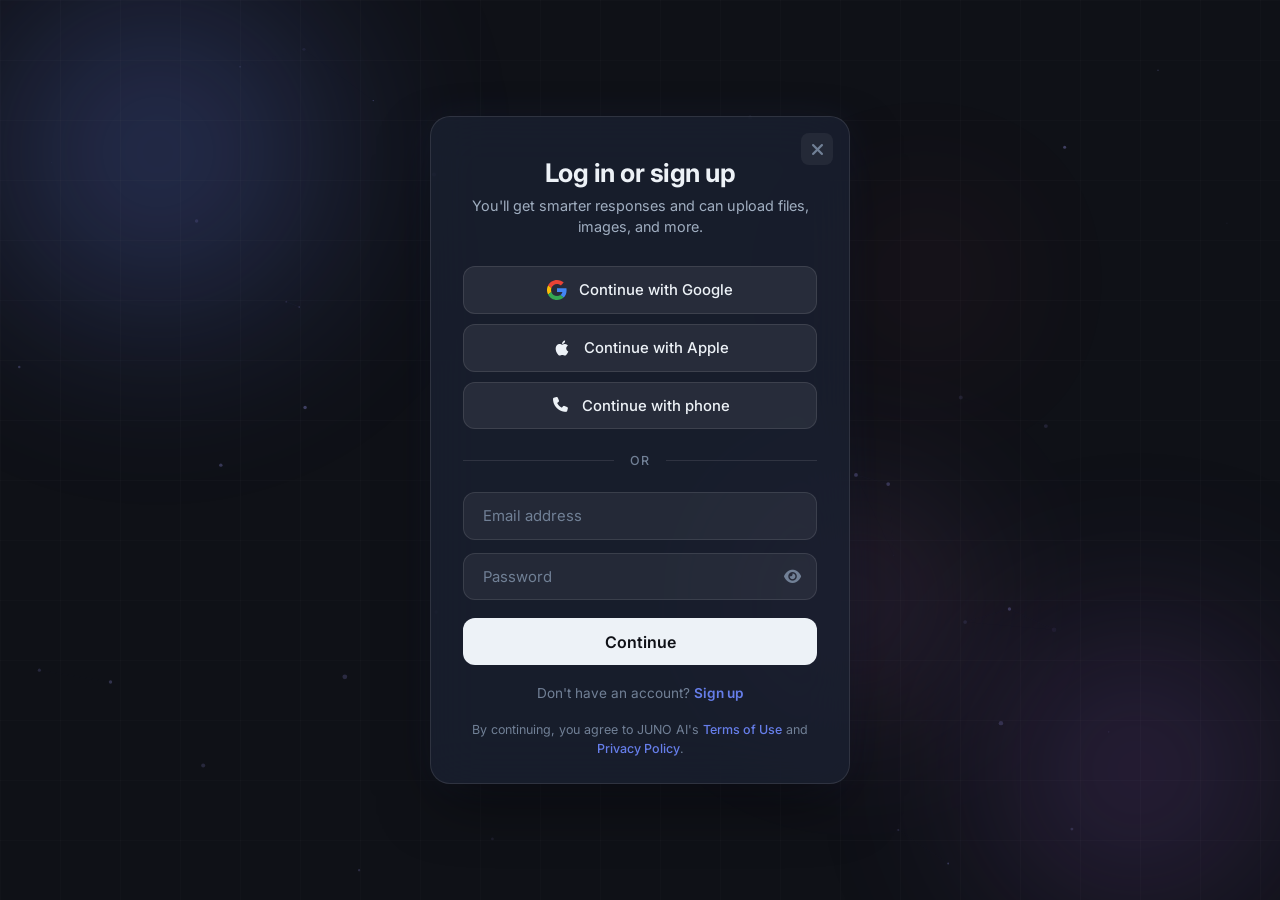
<file: templates/login.html>
<!DOCTYPE html>
<html lang="en">
<head>
    <meta charset="UTF-8">
    <meta name="viewport" content="width=device-width, initial-scale=1.0">
    <title>JUNO AI — Log in</title>
    <meta name="description" content="Log in or sign up to access JUNO AI — your advanced AI assistant with document processing, web scraping, and smart memory.">
    <link rel="stylesheet" href="/static/css/login.css">
    <link rel="preconnect" href="https://fonts.googleapis.com">
    <link rel="preconnect" href="https://fonts.gstatic.com" crossorigin>
    <link href="https://fonts.googleapis.com/css2?family=Inter:wght@400;500;600;700&display=swap" rel="stylesheet">
    <link rel="stylesheet" href="https://cdnjs.cloudflare.com/ajax/libs/font-awesome/6.4.0/css/all.min.css">
</head>
<body class="login-page">

    <!-- Animated gradient background -->
    <div class="login-bg">
        <div class="orb orb--1"></div>
        <div class="orb orb--2"></div>
        <div class="orb orb--3"></div>
        <div class="orb orb--4"></div>
    </div>

    <!-- Floating particles -->
    <canvas class="particles-canvas" id="particlesCanvas"></canvas>

    <!-- ===== Login Card ===== -->
    <div class="login-card" id="loginCard">

        <!-- Close button -->
        <button class="login-close" id="loginCloseBtn" title="Close">
            <i class="fas fa-times"></i>
        </button>

        <!-- ===== LOGIN VIEW ===== -->
        <div class="auth-view" id="loginView">
            <div class="login-header">
                <h1>Log in or sign up</h1>
                <p>You'll get smarter responses and can upload files, images, and more.</p>
            </div>

            <!-- Social login buttons (Coming Soon) -->
            <div class="login-socials">
                <button class="btn-social btn-social--google" id="btnGoogle">
                    <span class="social-icon">
                        <svg viewBox="0 0 48 48">
                            <path fill="#EA4335" d="M24 9.5c3.54 0 6.71 1.22 9.21 3.6l6.85-6.85C35.9 2.38 30.47 0 24 0 14.62 0 6.51 5.38 2.56 13.22l7.98 6.19C12.43 13.72 17.74 9.5 24 9.5z"/>
                            <path fill="#4285F4" d="M46.98 24.55c0-1.57-.15-3.09-.38-4.55H24v9.02h12.94c-.58 2.96-2.26 5.48-4.78 7.18l7.73 6c4.51-4.18 7.09-10.36 7.09-17.65z"/>
                            <path fill="#FBBC05" d="M10.53 28.59a14.5 14.5 0 0 1 0-9.18l-7.98-6.19a24.0 24.0 0 0 0 0 21.56l7.98-6.19z"/>
                            <path fill="#34A853" d="M24 48c6.48 0 11.93-2.13 15.89-5.81l-7.73-6c-2.15 1.45-4.92 2.3-8.16 2.3-6.26 0-11.57-4.22-13.47-9.91l-7.98 6.19C6.51 42.62 14.62 48 24 48z"/>
                        </svg>
                    </span>
                    <span>Continue with Google</span>
                </button>

                <button class="btn-social btn-social--apple" id="btnApple">
                    <span class="social-icon">
                        <svg viewBox="0 0 24 24" fill="currentColor">
                            <path d="M17.05 20.28c-.98.95-2.05.88-3.08.4-1.09-.5-2.08-.48-3.24 0-1.44.62-2.2.44-3.06-.4C2.79 15.25 3.51 7.59 9.05 7.31c1.35.07 2.29.74 3.08.8 1.18-.24 2.31-.93 3.57-.84 1.51.12 2.65.72 3.4 1.8-3.12 1.87-2.38 5.98.48 7.13-.57 1.5-1.31 2.99-2.54 4.09zM12.03 7.25c-.15-2.23 1.66-4.07 3.74-4.25.29 2.58-2.34 4.5-3.74 4.25z"/>
                        </svg>
                    </span>
                    <span>Continue with Apple</span>
                </button>

                <button class="btn-social btn-social--phone" id="btnPhone">
                    <span class="social-icon">
                        <i class="fas fa-phone"></i>
                    </span>
                    <span>Continue with phone</span>
                </button>
            </div>

            <!-- OR divider -->
            <div class="login-divider">
                <span>OR</span>
            </div>

            <!-- Login form -->
            <form class="login-form" id="loginForm" autocomplete="off" novalidate>
                <div class="input-group" id="loginEmailGroup">
                    <input type="email" id="loginEmailInput" placeholder=" " autocomplete="email" required />
                    <label for="loginEmailInput">Email address</label>
                    <div class="error-text" id="loginEmailError">Please enter a valid email address</div>
                </div>
                <div class="input-group password-group" id="loginPasswordGroup">
                    <input type="password" id="loginPasswordInput" placeholder=" " autocomplete="current-password" required />
                    <label for="loginPasswordInput">Password</label>
                    <button type="button" class="password-toggle" id="loginPwToggle" tabindex="-1">
                        <i class="fas fa-eye"></i>
                    </button>
                    <div class="error-text" id="loginPasswordError">Password is required</div>
                </div>
                <button type="submit" class="btn-continue" id="btnLogin">
                    Continue
                </button>
            </form>

            <!-- Toggle to register -->
            <div class="form-toggle">
                <p>Don't have an account? <a href="#" id="showRegister">Sign up</a></p>
            </div>
        </div>

        <!-- ===== REGISTER VIEW ===== -->
        <div class="auth-view auth-view--hidden" id="registerView">
            <div class="login-header">
                <h1>Create your account</h1>
                <p>Join JUNO AI and unlock smarter conversations.</p>
            </div>

            <form class="login-form" id="registerForm" autocomplete="off" novalidate>
                <div class="input-group" id="regNameGroup">
                    <input type="text" id="regNameInput" placeholder=" " autocomplete="name" required />
                    <label for="regNameInput">Full name</label>
                    <div class="error-text" id="regNameError">Name is required</div>
                </div>
                <div class="input-group" id="regEmailGroup">
                    <input type="email" id="regEmailInput" placeholder=" " autocomplete="email" required />
                    <label for="regEmailInput">Email address</label>
                    <div class="error-text" id="regEmailError">Please enter a valid email address</div>
                </div>
                <div class="input-group password-group" id="regPasswordGroup">
                    <input type="password" id="regPasswordInput" placeholder=" " autocomplete="new-password" required minlength="6" />
                    <label for="regPasswordInput">Password</label>
                    <button type="button" class="password-toggle" id="regPwToggle" tabindex="-1">
                        <i class="fas fa-eye"></i>
                    </button>
                    <div class="error-text" id="regPasswordError">Minimum 6 characters</div>
                </div>
                <div class="input-group password-group" id="regConfirmGroup">
                    <input type="password" id="regConfirmInput" placeholder=" " autocomplete="new-password" required />
                    <label for="regConfirmInput">Confirm password</label>
                    <button type="button" class="password-toggle" id="regConfirmPwToggle" tabindex="-1">
                        <i class="fas fa-eye"></i>
                    </button>
                    <div class="error-text" id="regConfirmError">Passwords do not match</div>
                </div>
                <!-- Password strength bar -->
                <div class="password-strength" id="passwordStrength">
                    <div class="strength-bar"><div class="strength-fill" id="strengthFill"></div></div>
                    <span class="strength-label" id="strengthLabel"></span>
                </div>
                <button type="submit" class="btn-continue btn-register" id="btnRegister">
                    Create Account
                </button>
            </form>

            <!-- Toggle to login -->
            <div class="form-toggle">
                <p>Already have an account? <a href="#" id="showLogin">Log in</a></p>
            </div>
        </div>

        <!-- Footer (shared) -->
        <div class="login-footer">
            <p>
                By continuing, you agree to JUNO AI's
                <a href="#">Terms of Use</a> and
                <a href="#">Privacy Policy</a>.
            </p>
        </div>
    </div>

    <!-- Transition overlay -->
    <div class="transition-overlay" id="transitionOverlay">
        <img src="/static/images/juno-logo.jpg" alt="JUNO AI" class="transition-logo">
        <div class="transition-text">Welcome to JUNO AI</div>
        <div class="transition-spinner"></div>
    </div>

    <!-- Toast notification container -->
    <div class="toast-container" id="toastContainer"></div>

    <script src="/static/js/login.js"></script>
</body>
</html>
</file>
<file: static/css/login.css>
/* ============================================
   JUNO AI — Login / Register Page Styles
   ============================================ */

/* ---------- Design Tokens ---------- */
:root {
    --primary-color: #667eea;
    --primary-dark: #5a67d8;
    --secondary-color: #764ba2;
    --accent-pink: #f093fb;
    --accent-coral: #f5576c;
    --success-color: #48bb78;
    --warning-color: #ecc94b;
    --error-color: #f56565;
    --text-primary: #edf2f7;
    --text-secondary: #a0aec0;
    --text-muted: #718096;
    --bg-dark: #0f1117;
    --bg-card: rgba(26, 32, 48, 0.82);
    --bg-input: rgba(255, 255, 255, 0.06);
    --bg-btn-social: rgba(255, 255, 255, 0.07);
    --border-color: rgba(255, 255, 255, 0.1);
    --border-focus: rgba(102, 126, 234, 0.6);
    --shadow-card: 0 25px 60px -12px rgba(0,0,0,0.5), 0 0 40px rgba(102,126,234,0.08);
    --shadow-btn: 0 2px 8px rgba(0,0,0,0.18);
    --radius-sm: 0.5rem;
    --radius-md: 0.75rem;
    --radius-lg: 1rem;
    --radius-xl: 1.25rem;
    --radius-full: 9999px;
    --transition: all 0.3s cubic-bezier(0.4, 0, 0.2, 1);
    --transition-fast: all 0.18s ease;
}

/* ---------- Reset ---------- */
*, *::before, *::after { margin: 0; padding: 0; box-sizing: border-box; }

/* ---------- Body ---------- */
body.login-page {
    font-family: 'Inter', -apple-system, BlinkMacSystemFont, 'Segoe UI', Roboto, sans-serif;
    background: var(--bg-dark);
    color: var(--text-primary);
    min-height: 100vh;
    overflow-x: hidden;
    overflow-y: auto;
    display: flex;
    align-items: center;
    justify-content: center;
    position: relative;
}

/* ---------- Animated Background ---------- */
.login-bg { position: fixed; inset: 0; z-index: 0; overflow: hidden; }

.login-bg .orb {
    position: absolute; border-radius: 50%;
    filter: blur(80px); opacity: 0.35;
    animation: orbFloat 18s ease-in-out infinite alternate;
}
.login-bg .orb--1 { width: 520px; height: 520px; background: radial-gradient(circle, var(--primary-color), transparent 70%); top: -12%; left: -8%; animation-duration: 20s; }
.login-bg .orb--2 { width: 440px; height: 440px; background: radial-gradient(circle, var(--secondary-color), transparent 70%); bottom: -10%; right: -6%; animation-duration: 24s; animation-delay: -6s; }
.login-bg .orb--3 { width: 300px; height: 300px; background: radial-gradient(circle, var(--accent-pink), transparent 70%); top: 50%; left: 55%; animation-duration: 22s; animation-delay: -10s; opacity: 0.2; }
.login-bg .orb--4 { width: 200px; height: 200px; background: radial-gradient(circle, var(--accent-coral), transparent 70%); top: 20%; right: 20%; animation-duration: 16s; animation-delay: -3s; opacity: 0.15; }

@keyframes orbFloat {
    0%   { transform: translate(0, 0) scale(1); }
    33%  { transform: translate(30px, -40px) scale(1.08); }
    66%  { transform: translate(-20px, 25px) scale(0.95); }
    100% { transform: translate(15px, -15px) scale(1.03); }
}

.login-bg::after {
    content: ''; position: absolute; inset: 0;
    background-image: linear-gradient(rgba(255,255,255,0.015) 1px, transparent 1px), linear-gradient(90deg, rgba(255,255,255,0.015) 1px, transparent 1px);
    background-size: 60px 60px; pointer-events: none;
}

/* ---------- Particles ---------- */
.particles-canvas { position: fixed; inset: 0; z-index: 1; pointer-events: none; }

/* ---------- Login Card ---------- */
.login-card {
    position: relative; z-index: 10; width: 100%; max-width: 420px;
    margin: 2rem 1rem;
    background: var(--bg-card);
    backdrop-filter: blur(24px) saturate(1.4);
    -webkit-backdrop-filter: blur(24px) saturate(1.4);
    border: 1px solid var(--border-color);
    border-radius: var(--radius-xl);
    box-shadow: var(--shadow-card);
    padding: 2.5rem 2rem 1.5rem;
    animation: cardEntrance 0.7s cubic-bezier(0.16, 1, 0.3, 1) both;
}

@keyframes cardEntrance {
    from { opacity: 0; transform: translateY(40px) scale(0.96); }
    to   { opacity: 1; transform: translateY(0) scale(1); }
}

.login-card::before {
    content: ''; position: absolute; inset: -2px; border-radius: inherit;
    background: linear-gradient(135deg, rgba(102,126,234,0.25), rgba(118,75,162,0.15), rgba(240,147,251,0.1), rgba(102,126,234,0.25));
    z-index: -1; opacity: 0; transition: opacity 0.4s ease;
}
.login-card:hover::before { opacity: 1; }

/* ---------- Close Button ---------- */
.login-close {
    position: absolute; top: 1rem; right: 1rem; width: 32px; height: 32px;
    border: none; background: rgba(255,255,255,0.06); color: var(--text-muted);
    border-radius: var(--radius-sm); font-size: 1.1rem; cursor: pointer;
    display: flex; align-items: center; justify-content: center;
    transition: var(--transition-fast);
}
.login-close:hover { background: rgba(255,255,255,0.12); color: var(--text-primary); transform: rotate(90deg); }

/* ---------- Auth View Toggle ---------- */
.auth-view { animation: fadeSlideUp 0.4s ease both; }
.auth-view--hidden { display: none; }

/* ---------- Header ---------- */
.login-header { text-align: center; margin-bottom: 1.75rem; }
.login-header h1 { font-size: 1.6rem; font-weight: 700; color: var(--text-primary); margin-bottom: 0.4rem; letter-spacing: -0.02em; }
.login-header p { font-size: 0.9rem; color: var(--text-secondary); line-height: 1.5; }

/* ---------- Social Buttons ---------- */
.login-socials { display: flex; flex-direction: column; gap: 0.65rem; margin-bottom: 1.5rem; }

.btn-social {
    position: relative; display: flex; align-items: center; justify-content: center;
    gap: 0.75rem; width: 100%; padding: 0.8rem 1.25rem;
    border: 1px solid var(--border-color); border-radius: var(--radius-md);
    background: var(--bg-btn-social); color: var(--text-primary);
    font-family: inherit; font-size: 0.93rem; font-weight: 500;
    cursor: pointer; transition: var(--transition); overflow: hidden;
}
.btn-social:nth-child(1) { animation: fadeSlideUp 0.5s 0.2s both; }
.btn-social:nth-child(2) { animation: fadeSlideUp 0.5s 0.3s both; }
.btn-social:nth-child(3) { animation: fadeSlideUp 0.5s 0.4s both; }

.btn-social:hover { background: rgba(255,255,255,0.12); border-color: rgba(255,255,255,0.2); transform: translateY(-2px); box-shadow: 0 6px 20px rgba(0,0,0,0.25); }
.btn-social:active { transform: translateY(0); }

.btn-social .ripple { position: absolute; border-radius: 50%; background: rgba(255,255,255,0.18); transform: scale(0); animation: rippleEffect 0.6s linear; pointer-events: none; }
@keyframes rippleEffect { to { transform: scale(4); opacity: 0; } }

.btn-social .social-icon { width: 20px; height: 20px; flex-shrink: 0; display: flex; align-items: center; justify-content: center; }
.btn-social .social-icon svg { width: 20px; height: 20px; }

/* ---------- Divider ---------- */
.login-divider { display: flex; align-items: center; gap: 1rem; margin-bottom: 1.5rem; animation: fadeSlideUp 0.5s 0.5s both; }
.login-divider::before, .login-divider::after { content: ''; flex: 1; height: 1px; background: var(--border-color); }
.login-divider span { font-size: 0.78rem; font-weight: 500; color: var(--text-muted); text-transform: uppercase; letter-spacing: 0.08em; }

/* ---------- Form ---------- */
.login-form { animation: fadeSlideUp 0.5s 0.55s both; }

.input-group { position: relative; margin-bottom: 0.85rem; }

.input-group input {
    width: 100%; padding: 0.85rem 1rem;
    background: var(--bg-input); border: 1.5px solid var(--border-color);
    border-radius: var(--radius-md); color: var(--text-primary);
    font-family: inherit; font-size: 0.93rem;
    transition: var(--transition); outline: none;
}
.input-group input::placeholder { color: transparent; }
.input-group input:focus {
    border-color: var(--border-focus); background: rgba(255,255,255,0.08);
    box-shadow: 0 0 0 3px rgba(102,126,234,0.12), 0 0 20px rgba(102,126,234,0.06);
}

/* Floating label */
.input-group label {
    position: absolute; left: 1rem; top: 50%; transform: translateY(-50%);
    font-size: 0.93rem; color: var(--text-muted); pointer-events: none;
    transition: var(--transition); background: transparent; padding: 0 0.25rem;
}
.input-group input:focus ~ label,
.input-group input:not(:placeholder-shown) ~ label {
    top: 0; transform: translateY(-50%); font-size: 0.72rem;
    color: var(--primary-color);
    background: linear-gradient(to bottom, transparent 45%, rgba(26,32,48,0.9) 45%);
}

/* Password group — extra padding for toggle icon */
.password-group input { padding-right: 3rem; }

.password-toggle {
    position: absolute; right: 0.75rem; top: 50%; transform: translateY(-50%);
    background: none; border: none; color: var(--text-muted);
    cursor: pointer; font-size: 0.95rem; padding: 0.25rem;
    transition: var(--transition-fast); display: flex;
}
.password-toggle:hover { color: var(--text-primary); }

/* Validation */
.input-group.error input { border-color: var(--error-color); box-shadow: 0 0 0 3px rgba(245,101,101,0.12); }
.input-group .error-text { display: none; font-size: 0.76rem; color: var(--error-color); margin-top: 0.3rem; padding-left: 0.25rem; }
.input-group.error .error-text { display: block; animation: fadeSlideUp 0.25s ease; }

/* ---------- Password Strength ---------- */
.password-strength { margin-bottom: 1rem; display: flex; align-items: center; gap: 0.75rem; }
.strength-bar { flex: 1; height: 4px; background: rgba(255,255,255,0.08); border-radius: 2px; overflow: hidden; }
.strength-fill { height: 100%; width: 0%; border-radius: 2px; transition: width 0.3s ease, background 0.3s ease; }
.strength-label { font-size: 0.72rem; font-weight: 500; color: var(--text-muted); min-width: 48px; }
.strength-fill.weak   { width: 25%; background: var(--error-color); }
.strength-fill.fair    { width: 50%; background: var(--warning-color); }
.strength-fill.good    { width: 75%; background: var(--primary-color); }
.strength-fill.strong  { width: 100%; background: var(--success-color); }

/* ---------- Buttons ---------- */
.btn-continue {
    width: 100%; padding: 0.85rem; border: none; border-radius: var(--radius-md);
    background: var(--text-primary); color: var(--bg-dark);
    font-family: inherit; font-size: 1rem; font-weight: 600;
    cursor: pointer; transition: var(--transition); position: relative; overflow: hidden;
    margin-top: 0.25rem;
}
.btn-continue:hover { background: #fff; transform: translateY(-2px); box-shadow: 0 8px 25px rgba(237,242,247,0.2); }
.btn-continue:active { transform: translateY(0); }
.btn-continue:disabled { opacity: 0.5; cursor: not-allowed; transform: none; }

.btn-register {
    background: linear-gradient(135deg, var(--primary-color), var(--secondary-color));
    color: white;
}
.btn-register:hover { box-shadow: 0 8px 30px rgba(102,126,234,0.35); background: linear-gradient(135deg, var(--primary-dark), var(--secondary-color)); }

/* Loading state */
.btn-continue.loading { color: transparent; pointer-events: none; }
.btn-continue.loading::after {
    content: ''; position: absolute; width: 22px; height: 22px;
    border: 2.5px solid transparent; border-top-color: var(--bg-dark); border-right-color: var(--bg-dark);
    border-radius: 50%; top: 50%; left: 50%; transform: translate(-50%, -50%);
    animation: spin 0.6s linear infinite;
}
.btn-register.loading::after { border-top-color: white; border-right-color: white; }

@keyframes spin { to { transform: translate(-50%, -50%) rotate(360deg); } }

/* ---------- Form Toggle ---------- */
.form-toggle { text-align: center; margin-top: 1.25rem; animation: fadeSlideUp 0.5s 0.65s both; }
.form-toggle p { font-size: 0.85rem; color: var(--text-muted); }
.form-toggle a { color: var(--primary-color); text-decoration: none; font-weight: 600; transition: var(--transition-fast); }
.form-toggle a:hover { color: var(--accent-pink); text-decoration: underline; }

/* ---------- Footer ---------- */
.login-footer { text-align: center; margin-top: 1.25rem; }
.login-footer p { font-size: 0.78rem; color: var(--text-muted); line-height: 1.5; }
.login-footer a { color: var(--primary-color); text-decoration: none; font-weight: 500; transition: var(--transition-fast); }
.login-footer a:hover { color: var(--accent-pink); text-decoration: underline; }

/* ---------- Transition Overlay (FIXED centering) ---------- */
.transition-overlay {
    position: fixed; inset: 0; z-index: 9999;
    background: var(--bg-dark);
    display: flex; flex-direction: column;
    align-items: center; justify-content: center;
    gap: 0.5rem;
    text-align: center;
    opacity: 0; pointer-events: none;
    transition: opacity 0.4s ease;
}
.transition-overlay.active { opacity: 1; pointer-events: all; }

.transition-logo {
    width: 72px; height: 72px; border-radius: var(--radius-lg);
    object-fit: cover;
    box-shadow: 0 0 40px rgba(102,126,234,0.4);
    animation: transLogoPulse 1.2s ease-in-out infinite;
}
@keyframes transLogoPulse {
    0%, 100% { transform: scale(1); box-shadow: 0 0 40px rgba(102,126,234,0.4); }
    50%      { transform: scale(1.06); box-shadow: 0 0 60px rgba(102,126,234,0.6); }
}

.transition-text { color: var(--text-primary); font-size: 1.1rem; font-weight: 500; margin-top: 1rem; }

.transition-spinner {
    margin-top: 1.25rem;
    width: 36px; height: 36px;
    border: 3px solid rgba(102,126,234,0.2);
    border-top-color: var(--primary-color);
    border-radius: 50%;
    animation: spin 0.8s linear infinite;
}

/* ---------- Toast Notifications ---------- */
.toast-container { position: fixed; top: 1.5rem; right: 1.5rem; z-index: 10000; display: flex; flex-direction: column; gap: 0.5rem; }

.toast {
    padding: 0.75rem 1.25rem; border-radius: var(--radius-md);
    color: white; font-size: 0.88rem; font-weight: 500;
    box-shadow: 0 8px 24px rgba(0,0,0,0.3);
    animation: toastIn 0.35s cubic-bezier(0.16,1,0.3,1) both;
    display: flex; align-items: center; gap: 0.5rem;
}
.toast.info    { background: var(--primary-color); }
.toast.success { background: var(--success-color); }
.toast.error   { background: var(--error-color); }
.toast.warning { background: rgba(236, 201, 75, 0.9); color: #1a202c; }

.toast.hiding { animation: toastOut 0.3s ease both; }
@keyframes toastIn  { from { opacity: 0; transform: translateX(80px); } to { opacity: 1; transform: translateX(0); } }
@keyframes toastOut { to { opacity: 0; transform: translateX(80px); } }

/* ---------- Shared Animations ---------- */
@keyframes fadeSlideUp {
    from { opacity: 0; transform: translateY(16px); }
    to   { opacity: 1; transform: translateY(0); }
}
@keyframes cardShake {
    0%, 100% { transform: translateX(0); }
    20%  { transform: translateX(-8px); }
    40%  { transform: translateX(8px); }
    60%  { transform: translateX(-6px); }
    80%  { transform: translateX(4px); }
}

/* ---------- Responsive ---------- */
@media (max-width: 480px) {
    .login-card { margin: 0.75rem; padding: 2rem 1.5rem 1.25rem; border-radius: var(--radius-lg); }
    .login-header h1 { font-size: 1.35rem; }
    .btn-social { padding: 0.7rem 1rem; font-size: 0.88rem; }
    .login-bg .orb { filter: blur(60px); }
    .login-bg .orb--1 { width: 300px; height: 300px; }
    .login-bg .orb--2 { width: 260px; height: 260px; }
    .login-bg .orb--3 { width: 180px; height: 180px; }
}

@media (max-height: 700px) {
    body.login-page { align-items: flex-start; padding-top: 1rem; }
    .login-card { margin-top: 1rem; padding: 1.5rem 1.5rem 1rem; }
    .login-header { margin-bottom: 1rem; }
    .login-socials { gap: 0.4rem; margin-bottom: 1rem; }
    .login-divider { margin-bottom: 1rem; }
    .input-group { margin-bottom: 0.65rem; }
}
</file>
